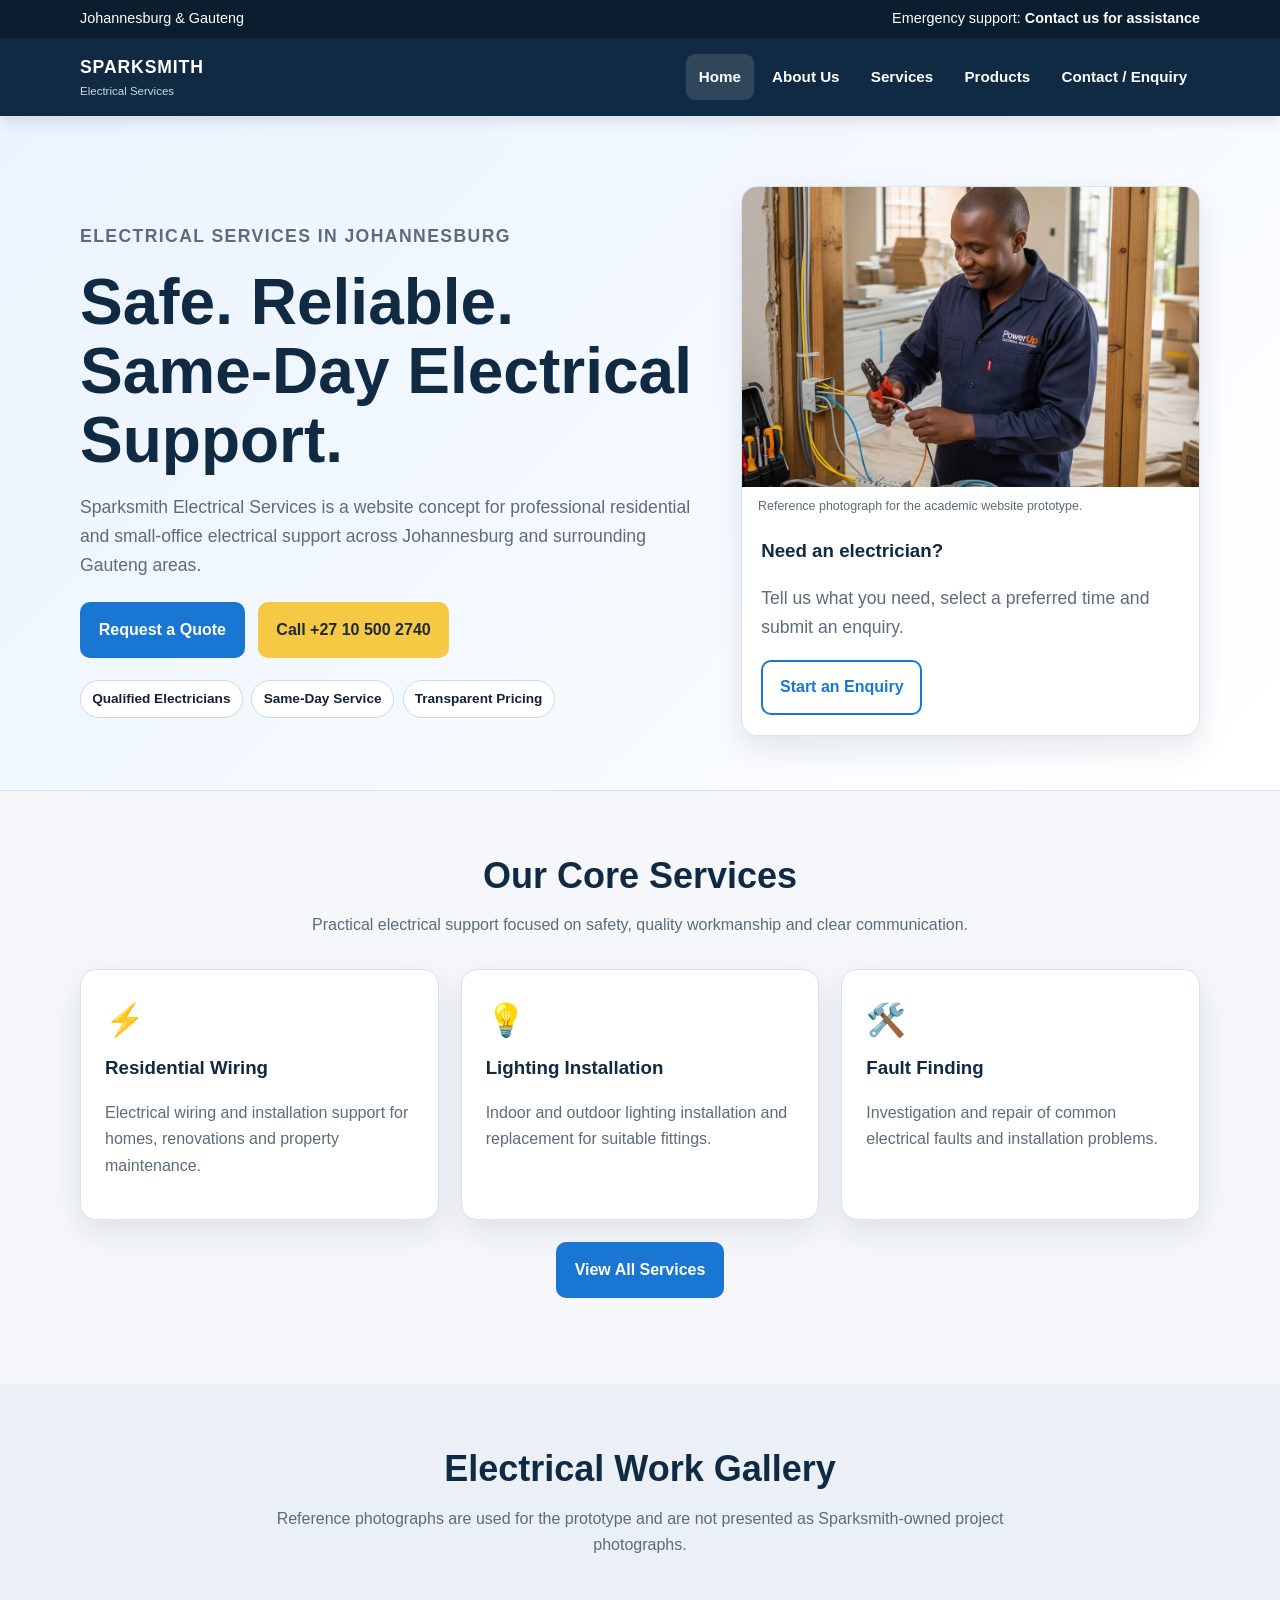
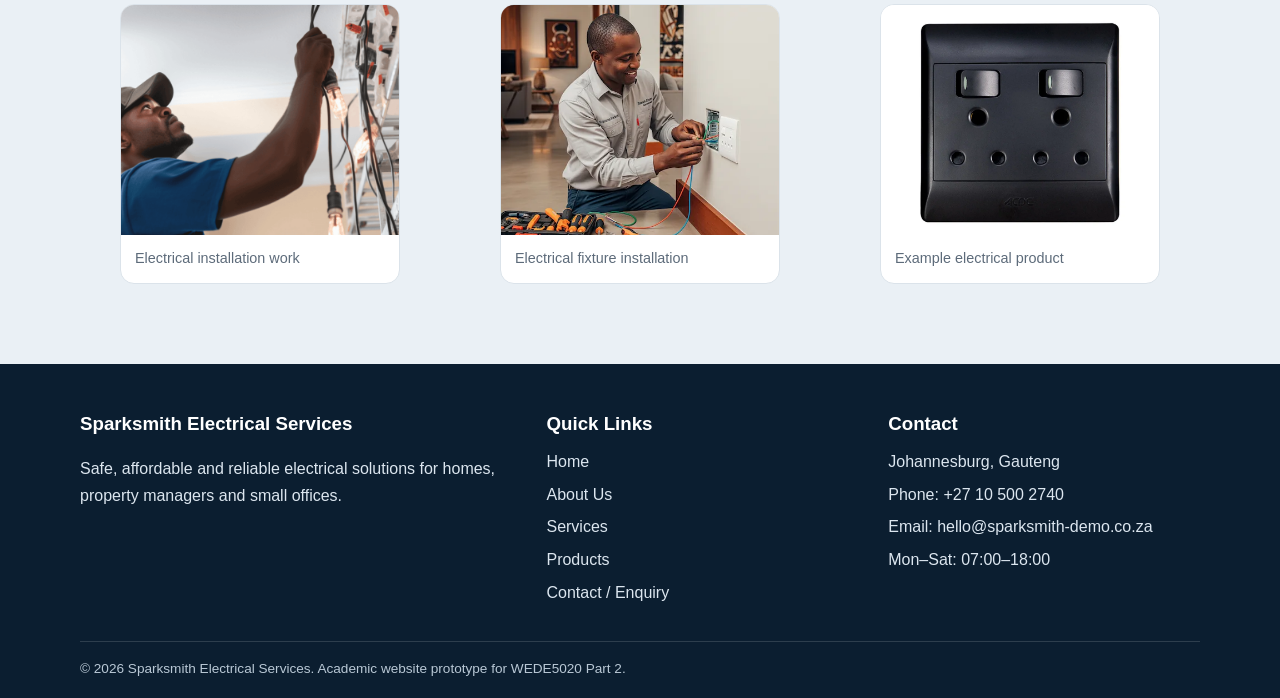
<file: Sparksmith_WEDE5020_Part2/index.html>
<!DOCTYPE html>
<html lang="en">
<head>
<meta charset="UTF-8">
<meta name="viewport" content="width=device-width, initial-scale=1.0">
<meta name="description" content="Sparksmith Electrical Services: safe and reliable electrical support in Johannesburg and Gauteng.">
<title>Home | Sparksmith Electrical Services</title>
<link rel="stylesheet" href="css/styles.css">
</head>
<body>
<div class="topbar"><div class="container"><span>Johannesburg & Gauteng</span><span>Emergency support: <strong>Contact us for assistance</strong></span></div></div>
<header class="site-header"><div class="container nav">
<a class="logo" href="index.html">SPARKSMITH<span>Electrical Services</span></a>
<nav aria-label="Main navigation"><ul class="nav-links">
<li><a class="active" href="index.html">Home</a></li>
<li><a class="" href="about.html">About Us</a></li>
<li><a class="" href="services.html">Services</a></li>
<li><a class="" href="products.html">Products</a></li>
<li><a class="" href="contact.html">Contact / Enquiry</a></li>
</ul></nav></div></header>
<main>
<section class="hero"><div class="container hero-grid">
<div><p class="eyebrow">Electrical services in Johannesburg</p>
<h1>Safe. Reliable. Same-Day Electrical Support.</h1>
<p>Sparksmith Electrical Services is a website concept for professional residential and small-office electrical support across Johannesburg and surrounding Gauteng areas.</p>
<div class="actions"><a class="btn btn-primary" href="contact.html#enquiry">Request a Quote</a><a class="btn btn-secondary" href="tel:+27105002740">Call +27 10 500 2740</a></div>
<div class="badges"><span class="badge">Qualified Electricians</span><span class="badge">Same-Day Service</span><span class="badge">Transparent Pricing</span></div>
</div>
<article class="hero-card"><img src="images/gallery/electrical-installation.webp" alt="Electrician carrying out an electrical installation">
<div class="photo-caption">Reference photograph for the academic website prototype.</div><div class="card-body"><h3>Need an electrician?</h3><p>Tell us what you need, select a preferred time and submit an enquiry.</p><a class="btn btn-outline" href="contact.html#enquiry">Start an Enquiry</a></div></article>
</div></section>
<section class="section"><div class="container"><div class="section-title"><h2>Our Core Services</h2><p>Practical electrical support focused on safety, quality workmanship and clear communication.</p></div>
<div class="grid-3"><article class="card"><div class="icon">⚡</div><h3>Residential Wiring</h3><p>Electrical wiring and installation support for homes, renovations and property maintenance.</p></article>
<article class="card"><div class="icon">💡</div><h3>Lighting Installation</h3><p>Indoor and outdoor lighting installation and replacement for suitable fittings.</p></article>
<article class="card"><div class="icon">🛠️</div><h3>Fault Finding</h3><p>Investigation and repair of common electrical faults and installation problems.</p></article></div>
<div class="actions" style="justify-content:center"><a class="btn btn-primary" href="services.html">View All Services</a></div>
</div></section>
<section class="section section-alt"><div class="container"><div class="section-title"><h2>Electrical Work Gallery</h2><p>Reference photographs are used for the prototype and are not presented as Sparksmith-owned project photographs.</p></div>
<div class="gallery-grid"><figure class="gallery-card"><img src="images/gallery/electrician-installation.png" alt="Electrician working on a building installation"><figcaption>Electrical installation work</figcaption></figure>
<figure class="gallery-card"><img src="images/gallery/fixture-installation.webp" alt="Electrician installing an electrical fixture"><figcaption>Electrical fixture installation</figcaption></figure>
<figure class="gallery-card"><img src="images/products/acdc-dual-socket.jpg" alt="Black dual switched electrical socket"><figcaption>Example electrical product</figcaption></figure></div></div></section>
</main>
<footer><div class="container footer-grid">
<div><h3>Sparksmith Electrical Services</h3><p>Safe, affordable and reliable electrical solutions for homes, property managers and small offices.</p></div>
<div><h3>Quick Links</h3><ul><li><a href="index.html">Home</a></li><li><a href="about.html">About Us</a></li><li><a href="services.html">Services</a></li><li><a href="products.html">Products</a></li><li><a href="contact.html#enquiry">Contact / Enquiry</a></li></ul></div>
<div><h3>Contact</h3><ul><li>Johannesburg, Gauteng</li><li>Phone: +27 10 500 2740</li><li>Email: hello@sparksmith-demo.co.za</li><li>Mon–Sat: 07:00–18:00</li></ul></div>
</div><div class="container copyright">© 2026 Sparksmith Electrical Services. Academic website prototype for WEDE5020 Part 2.</div></footer>
</body>
</html>
</file>
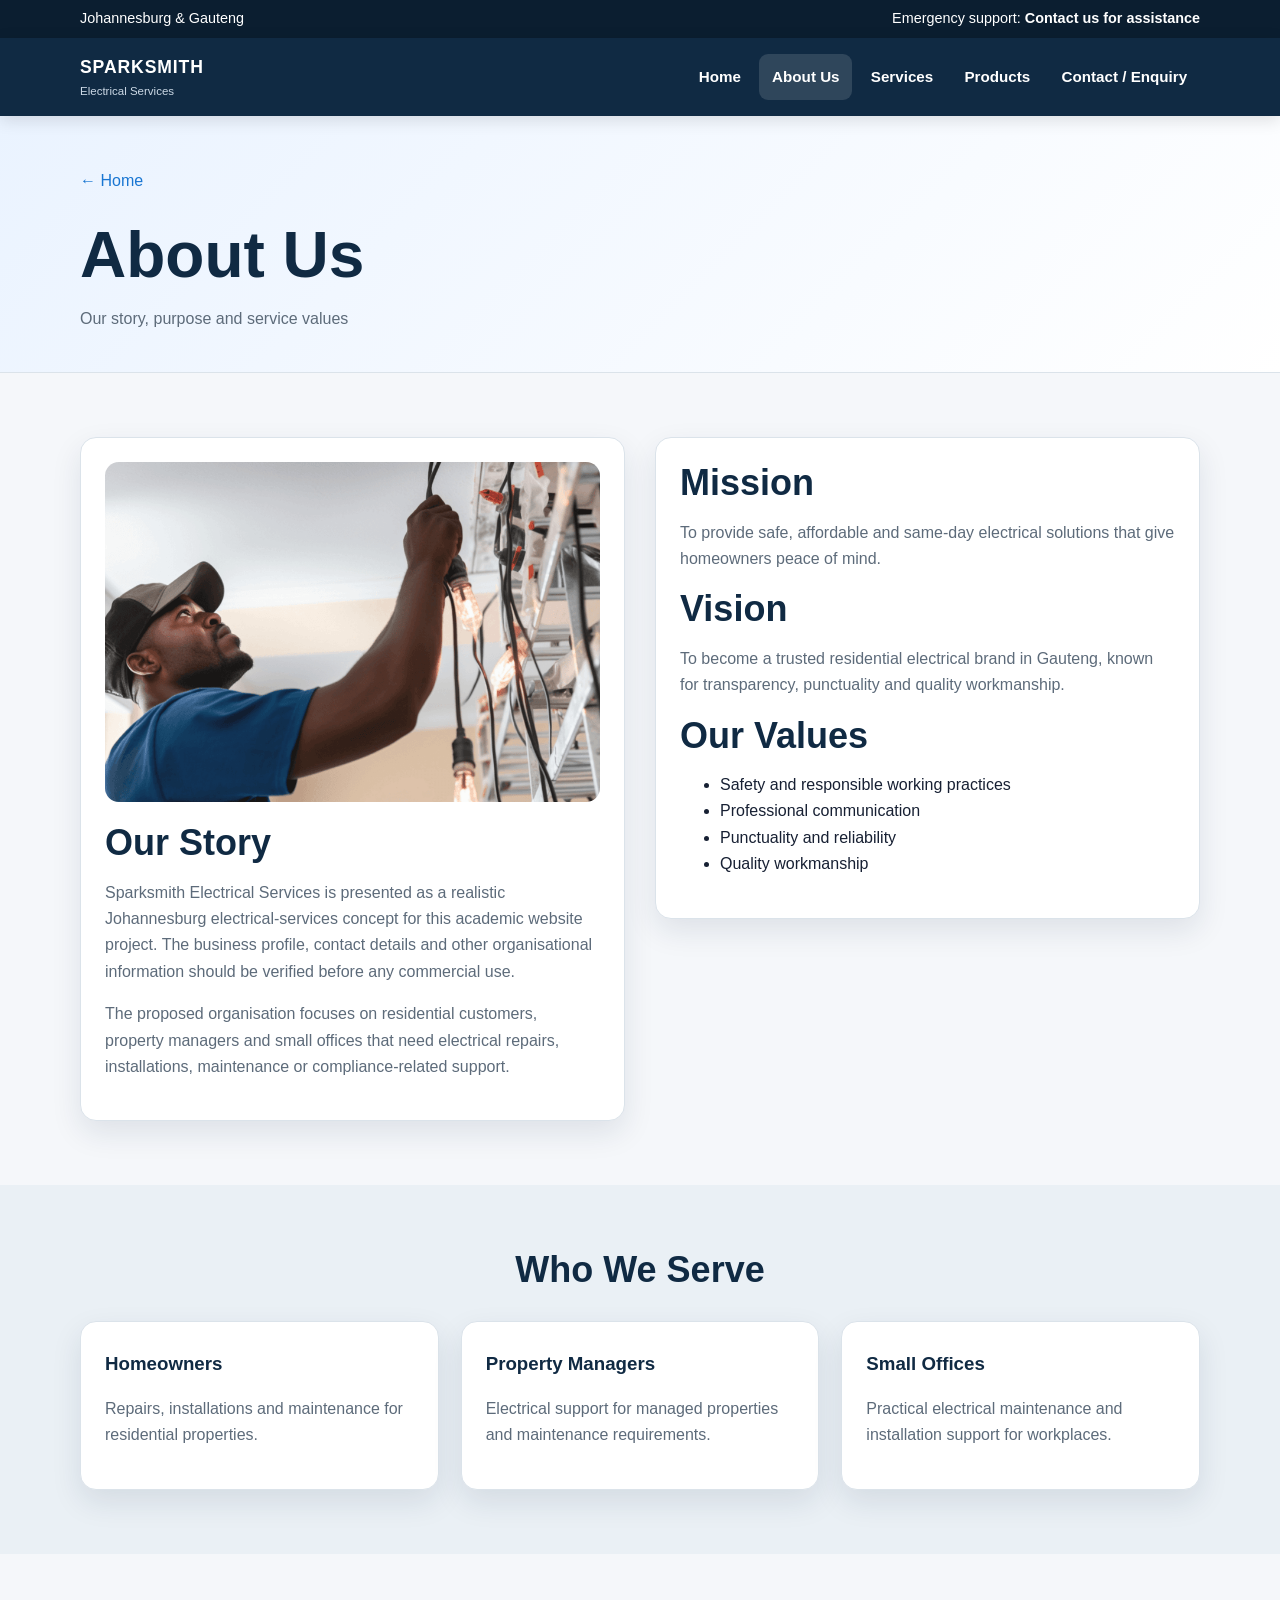
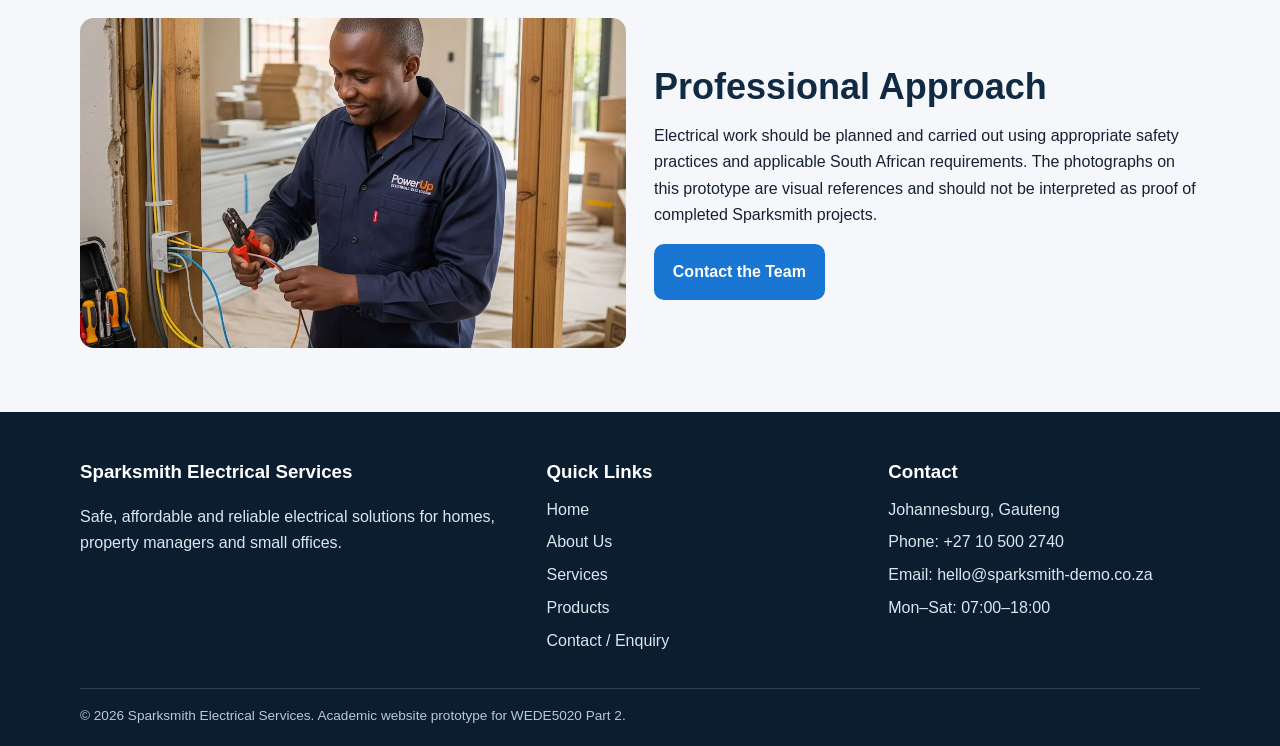
<file: Sparksmith_WEDE5020_Part2/about.html>
<!DOCTYPE html>
<html lang="en">
<head>
<meta charset="UTF-8">
<meta name="viewport" content="width=device-width, initial-scale=1.0">
<meta name="description" content="Learn about the Sparksmith Electrical Services website concept, mission, values and target customers.">
<title>About Us | Sparksmith Electrical Services</title>
<link rel="stylesheet" href="css/styles.css">
</head>
<body>
<div class="topbar"><div class="container"><span>Johannesburg & Gauteng</span><span>Emergency support: <strong>Contact us for assistance</strong></span></div></div>
<header class="site-header"><div class="container nav">
<a class="logo" href="index.html">SPARKSMITH<span>Electrical Services</span></a>
<nav aria-label="Main navigation"><ul class="nav-links">
<li><a class="" href="index.html">Home</a></li>
<li><a class="active" href="about.html">About Us</a></li>
<li><a class="" href="services.html">Services</a></li>
<li><a class="" href="products.html">Products</a></li>
<li><a class="" href="contact.html">Contact / Enquiry</a></li>
</ul></nav></div></header>
<main>
<section class="page-hero"><div class="container"><a class="back-link" href="index.html">← Home</a><h1>About Us</h1><p class="breadcrumb">Our story, purpose and service values</p></div></section>
<section class="section"><div class="container profile">
<div class="card"><img class="about-photo" src="images/gallery/electrician-installation.png" alt="Electrician working inside a building"><h2>Our Story</h2><p>Sparksmith Electrical Services is presented as a realistic Johannesburg electrical-services concept for this academic website project. The business profile, contact details and other organisational information should be verified before any commercial use.</p><p>The proposed organisation focuses on residential customers, property managers and small offices that need electrical repairs, installations, maintenance or compliance-related support.</p></div>
<div class="card"><h2>Mission</h2><p>To provide safe, affordable and same-day electrical solutions that give homeowners peace of mind.</p><h2>Vision</h2><p>To become a trusted residential electrical brand in Gauteng, known for transparency, punctuality and quality workmanship.</p><h2>Our Values</h2><ul><li>Safety and responsible working practices</li><li>Professional communication</li><li>Punctuality and reliability</li><li>Quality workmanship</li></ul></div>
</div></section>
<section class="section section-alt"><div class="container"><div class="section-title"><h2>Who We Serve</h2></div><div class="grid-3">
<article class="card"><h3>Homeowners</h3><p>Repairs, installations and maintenance for residential properties.</p></article>
<article class="card"><h3>Property Managers</h3><p>Electrical support for managed properties and maintenance requirements.</p></article>
<article class="card"><h3>Small Offices</h3><p>Practical electrical maintenance and installation support for workplaces.</p></article></div></div></section>
<section class="section"><div class="container image-feature"><img src="images/gallery/electrical-installation.webp" alt="Electrical wiring installation inside a building"><div><h2>Professional Approach</h2><p>Electrical work should be planned and carried out using appropriate safety practices and applicable South African requirements. The photographs on this prototype are visual references and should not be interpreted as proof of completed Sparksmith projects.</p><a class="btn btn-primary" href="contact.html#enquiry">Contact the Team</a></div></div></section>
</main>
<footer><div class="container footer-grid">
<div><h3>Sparksmith Electrical Services</h3><p>Safe, affordable and reliable electrical solutions for homes, property managers and small offices.</p></div>
<div><h3>Quick Links</h3><ul><li><a href="index.html">Home</a></li><li><a href="about.html">About Us</a></li><li><a href="services.html">Services</a></li><li><a href="products.html">Products</a></li><li><a href="contact.html#enquiry">Contact / Enquiry</a></li></ul></div>
<div><h3>Contact</h3><ul><li>Johannesburg, Gauteng</li><li>Phone: +27 10 500 2740</li><li>Email: hello@sparksmith-demo.co.za</li><li>Mon–Sat: 07:00–18:00</li></ul></div>
</div><div class="container copyright">© 2026 Sparksmith Electrical Services. Academic website prototype for WEDE5020 Part 2.</div></footer>
</body>
</html>
</file>
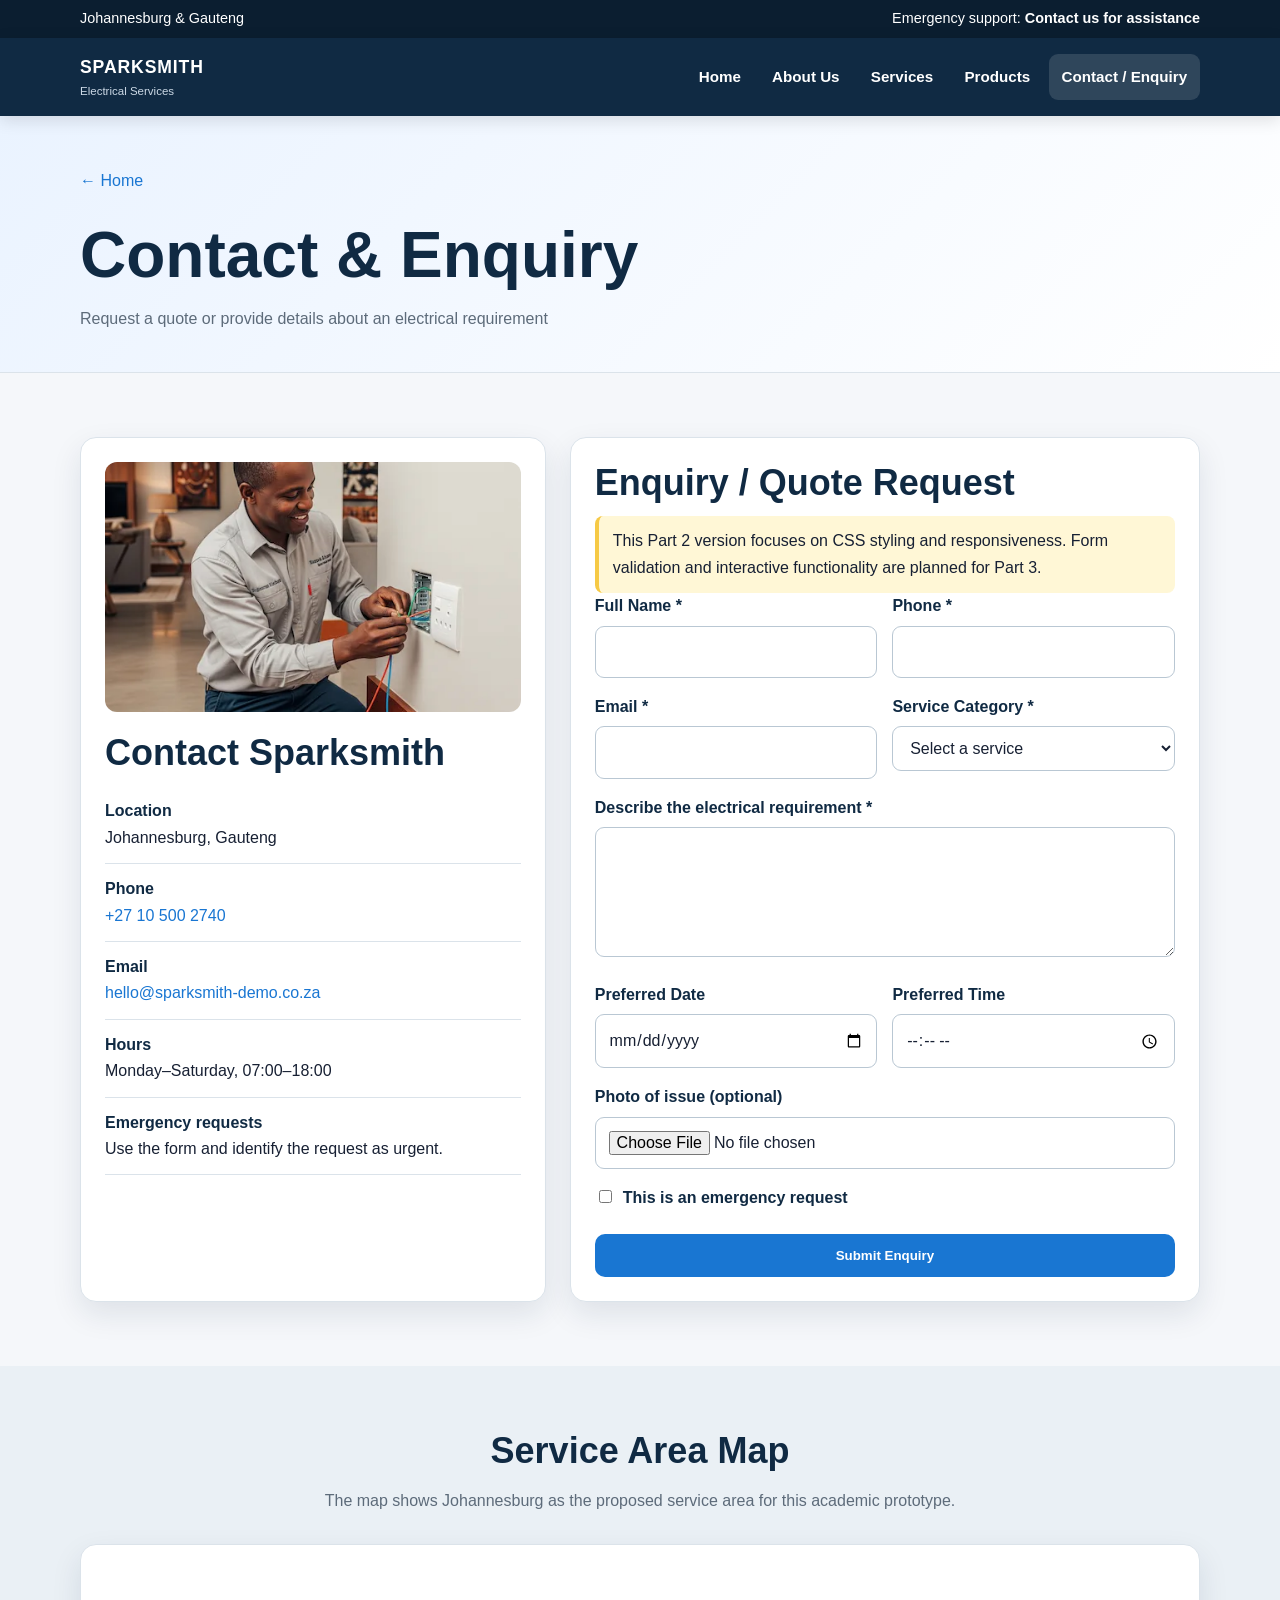
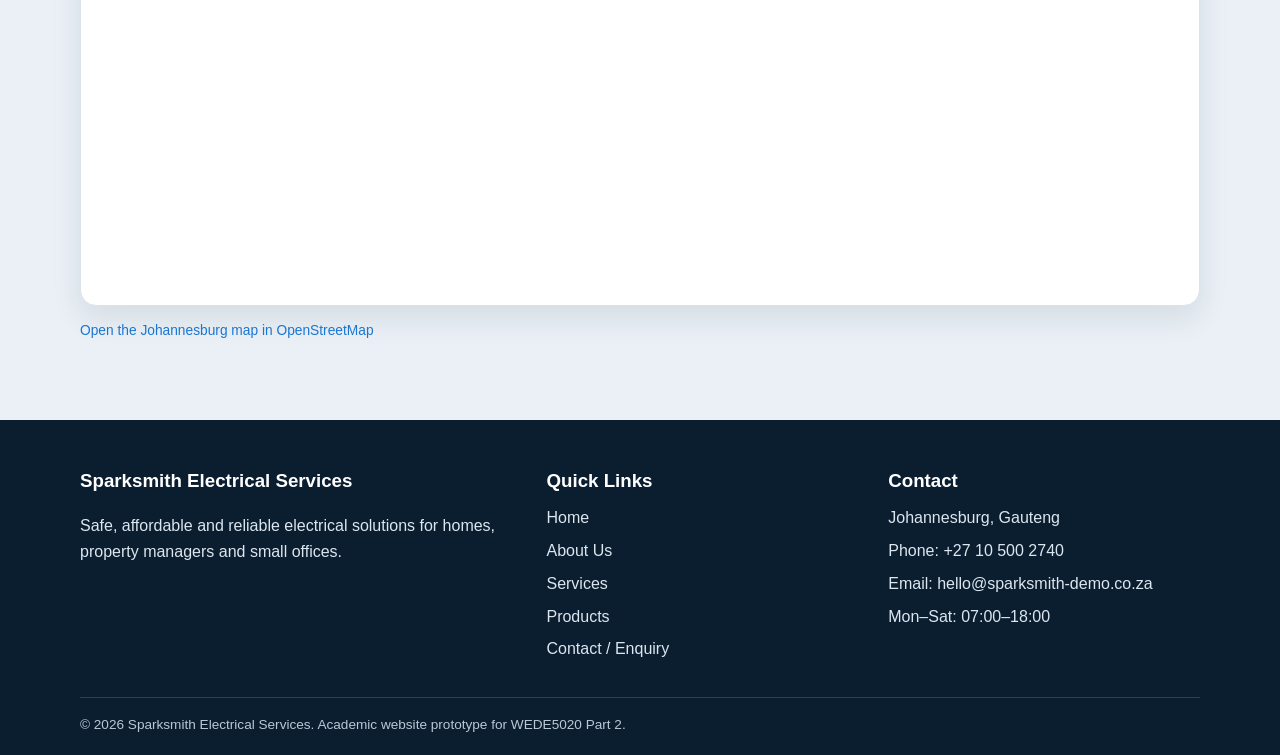
<file: Sparksmith_WEDE5020_Part2/contact.html>
<!DOCTYPE html>
<html lang="en">
<head>
<meta charset="UTF-8">
<meta name="viewport" content="width=device-width, initial-scale=1.0">
<meta name="description" content="Contact Sparksmith Electrical Services or submit an electrical service enquiry.">
<title>Contact & Enquiry | Sparksmith Electrical Services</title>
<link rel="stylesheet" href="css/styles.css">
</head>
<body>
<div class="topbar"><div class="container"><span>Johannesburg & Gauteng</span><span>Emergency support: <strong>Contact us for assistance</strong></span></div></div>
<header class="site-header"><div class="container nav">
<a class="logo" href="index.html">SPARKSMITH<span>Electrical Services</span></a>
<nav aria-label="Main navigation"><ul class="nav-links">
<li><a class="" href="index.html">Home</a></li>
<li><a class="" href="about.html">About Us</a></li>
<li><a class="" href="services.html">Services</a></li>
<li><a class="" href="products.html">Products</a></li>
<li><a class="active" href="contact.html">Contact / Enquiry</a></li>
</ul></nav></div></header>
<main>
<section class="page-hero"><div class="container"><a class="back-link" href="index.html">← Home</a><h1>Contact & Enquiry</h1><p class="breadcrumb">Request a quote or provide details about an electrical requirement</p></div></section>
<section class="section" id="enquiry"><div class="container contact-grid">
<div class="card"><img class="contact-photo" src="images/gallery/fixture-installation.webp" alt="Electrician installing a wall electrical fixture"><h2>Contact Sparksmith</h2>
<div class="contact-item"><strong>Location</strong>Johannesburg, Gauteng</div>
<div class="contact-item"><strong>Phone</strong><a href="tel:+27105002740">+27 10 500 2740</a></div>
<div class="contact-item"><strong>Email</strong><a href="mailto:hello@sparksmith-demo.co.za">hello@sparksmith-demo.co.za</a></div>
<div class="contact-item"><strong>Hours</strong>Monday–Saturday, 07:00–18:00</div>
<div class="contact-item"><strong>Emergency requests</strong>Use the form and identify the request as urgent.</div>
</div>
<div class="card"><h2>Enquiry / Quote Request</h2><div class="notice">This Part 2 version focuses on CSS styling and responsiveness. Form validation and interactive functionality are planned for Part 3.</div>
<form action="#" method="post" enctype="multipart/form-data">
<div class="form-grid"><div><label for="name">Full Name *</label><input id="name" name="name" required></div><div><label for="phone">Phone *</label><input id="phone" name="phone" type="tel" required></div></div>
<div class="form-grid"><div><label for="email">Email *</label><input id="email" name="email" type="email" required></div><div><label for="service">Service Category *</label><select id="service" name="service" required><option value="">Select a service</option><option>Residential Wiring</option><option>Lighting Installation</option><option>Fault-Finding & Repairs</option><option>Electrical Compliance</option><option>Emergency Electrical Support</option><option>Small Office Maintenance</option></select></div></div>
<div><label for="description">Describe the electrical requirement *</label><textarea id="description" name="description" required></textarea></div>
<div class="form-grid"><div><label for="date">Preferred Date</label><input id="date" name="date" type="date"></div><div><label for="time">Preferred Time</label><input id="time" name="time" type="time"></div></div>
<div><label for="photo">Photo of issue (optional)</label><input id="photo" name="photo" type="file" accept="image/*"></div>
<div><label><input type="checkbox" name="emergency" style="width:auto;margin-right:.4rem"> This is an emergency request</label></div>
<button class="btn btn-primary" type="submit">Submit Enquiry</button>
</form></div></div></section>
<section class="section section-alt"><div class="container"><div class="section-title"><h2>Service Area Map</h2><p>The map shows Johannesburg as the proposed service area for this academic prototype.</p></div>
<div class="map-wrap"><iframe title="Johannesburg service area map" src="https://www.openstreetmap.org/export/embed.html?bbox=28.00%2C-26.30%2C28.20%2C-26.10&amp;layer=mapnik" loading="lazy"></iframe></div>
<p class="small"><a href="https://www.openstreetmap.org/?mlat=-26.2041&amp;mlon=28.0473#map=12/-26.2041/28.0473" target="_blank" rel="noopener">Open the Johannesburg map in OpenStreetMap</a></p></div></section>
</main>
<footer><div class="container footer-grid">
<div><h3>Sparksmith Electrical Services</h3><p>Safe, affordable and reliable electrical solutions for homes, property managers and small offices.</p></div>
<div><h3>Quick Links</h3><ul><li><a href="index.html">Home</a></li><li><a href="about.html">About Us</a></li><li><a href="services.html">Services</a></li><li><a href="products.html">Products</a></li><li><a href="contact.html#enquiry">Contact / Enquiry</a></li></ul></div>
<div><h3>Contact</h3><ul><li>Johannesburg, Gauteng</li><li>Phone: +27 10 500 2740</li><li>Email: hello@sparksmith-demo.co.za</li><li>Mon–Sat: 07:00–18:00</li></ul></div>
</div><div class="container copyright">© 2026 Sparksmith Electrical Services. Academic website prototype for WEDE5020 Part 2.</div></footer>
</body>
</html>
</file>
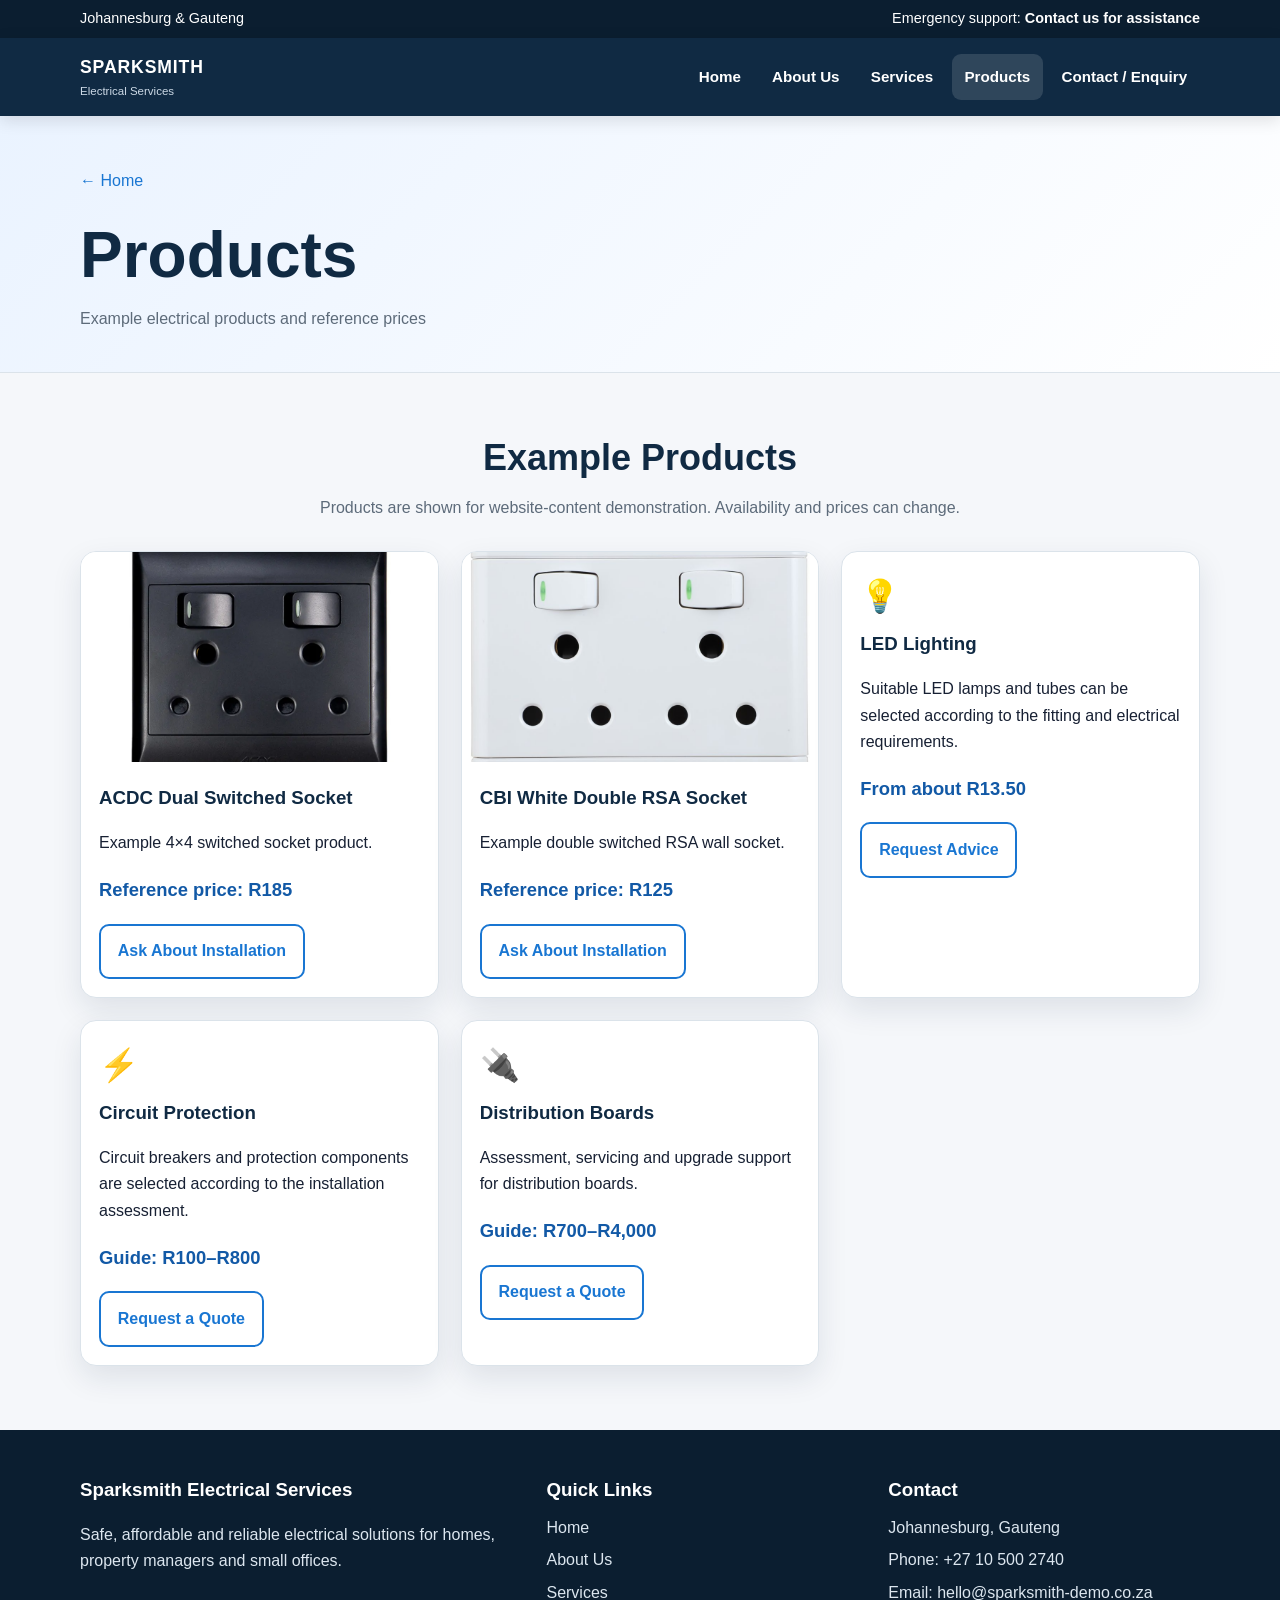
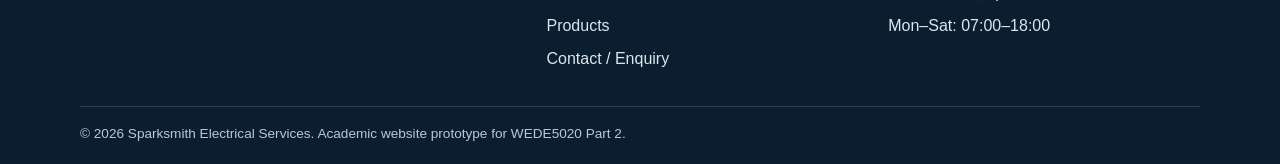
<file: Sparksmith_WEDE5020_Part2/products.html>
<!DOCTYPE html>
<html lang="en">
<head>
<meta charset="UTF-8">
<meta name="viewport" content="width=device-width, initial-scale=1.0">
<meta name="description" content="Example electrical products and indicative reference prices for the Sparksmith website prototype.">
<title>Products | Sparksmith Electrical Services</title>
<link rel="stylesheet" href="css/styles.css">
</head>
<body>
<div class="topbar"><div class="container"><span>Johannesburg & Gauteng</span><span>Emergency support: <strong>Contact us for assistance</strong></span></div></div>
<header class="site-header"><div class="container nav">
<a class="logo" href="index.html">SPARKSMITH<span>Electrical Services</span></a>
<nav aria-label="Main navigation"><ul class="nav-links">
<li><a class="" href="index.html">Home</a></li>
<li><a class="" href="about.html">About Us</a></li>
<li><a class="" href="services.html">Services</a></li>
<li><a class="active" href="products.html">Products</a></li>
<li><a class="" href="contact.html">Contact / Enquiry</a></li>
</ul></nav></div></header>
<main>
<section class="page-hero"><div class="container"><a class="back-link" href="index.html">← Home</a><h1>Products</h1><p class="breadcrumb">Example electrical products and reference prices</p></div></section>
<section class="section"><div class="container"><div class="section-title"><h2>Example Products</h2><p>Products are shown for website-content demonstration. Availability and prices can change.</p></div>
<div class="products-grid">
<article class="product-card"><img src="images/products/acdc-dual-socket.jpg" alt="ACDC black dual switched socket"><div class="product-body"><h3>ACDC Dual Switched Socket</h3><p>Example 4×4 switched socket product.</p><p class="price-note">Reference price: R185</p><a class="btn btn-outline" href="contact.html#enquiry">Ask About Installation</a></div></article>
<article class="product-card"><img src="images/products/cbi-white-double-socket.jpg" alt="CBI white double RSA wall socket"><div class="product-body"><h3>CBI White Double RSA Socket</h3><p>Example double switched RSA wall socket.</p><p class="price-note">Reference price: R125</p><a class="btn btn-outline" href="contact.html#enquiry">Ask About Installation</a></div></article>
<article class="product-card"><div class="product-body"><div class="icon">💡</div><h3>LED Lighting</h3><p>Suitable LED lamps and tubes can be selected according to the fitting and electrical requirements.</p><p class="price-note">From about R13.50</p><a class="btn btn-outline" href="contact.html#enquiry">Request Advice</a></div></article>
<article class="product-card"><div class="product-body"><div class="icon">⚡</div><h3>Circuit Protection</h3><p>Circuit breakers and protection components are selected according to the installation assessment.</p><p class="price-note">Guide: R100–R800</p><a class="btn btn-outline" href="contact.html#enquiry">Request a Quote</a></div></article>
<article class="product-card"><div class="product-body"><div class="icon">🔌</div><h3>Distribution Boards</h3><p>Assessment, servicing and upgrade support for distribution boards.</p><p class="price-note">Guide: R700–R4,000</p><a class="btn btn-outline" href="contact.html#enquiry">Request a Quote</a></div></article>
</div></div></section>
</main>
<footer><div class="container footer-grid">
<div><h3>Sparksmith Electrical Services</h3><p>Safe, affordable and reliable electrical solutions for homes, property managers and small offices.</p></div>
<div><h3>Quick Links</h3><ul><li><a href="index.html">Home</a></li><li><a href="about.html">About Us</a></li><li><a href="services.html">Services</a></li><li><a href="products.html">Products</a></li><li><a href="contact.html#enquiry">Contact / Enquiry</a></li></ul></div>
<div><h3>Contact</h3><ul><li>Johannesburg, Gauteng</li><li>Phone: +27 10 500 2740</li><li>Email: hello@sparksmith-demo.co.za</li><li>Mon–Sat: 07:00–18:00</li></ul></div>
</div><div class="container copyright">© 2026 Sparksmith Electrical Services. Academic website prototype for WEDE5020 Part 2.</div></footer>
</body>
</html>
</file>
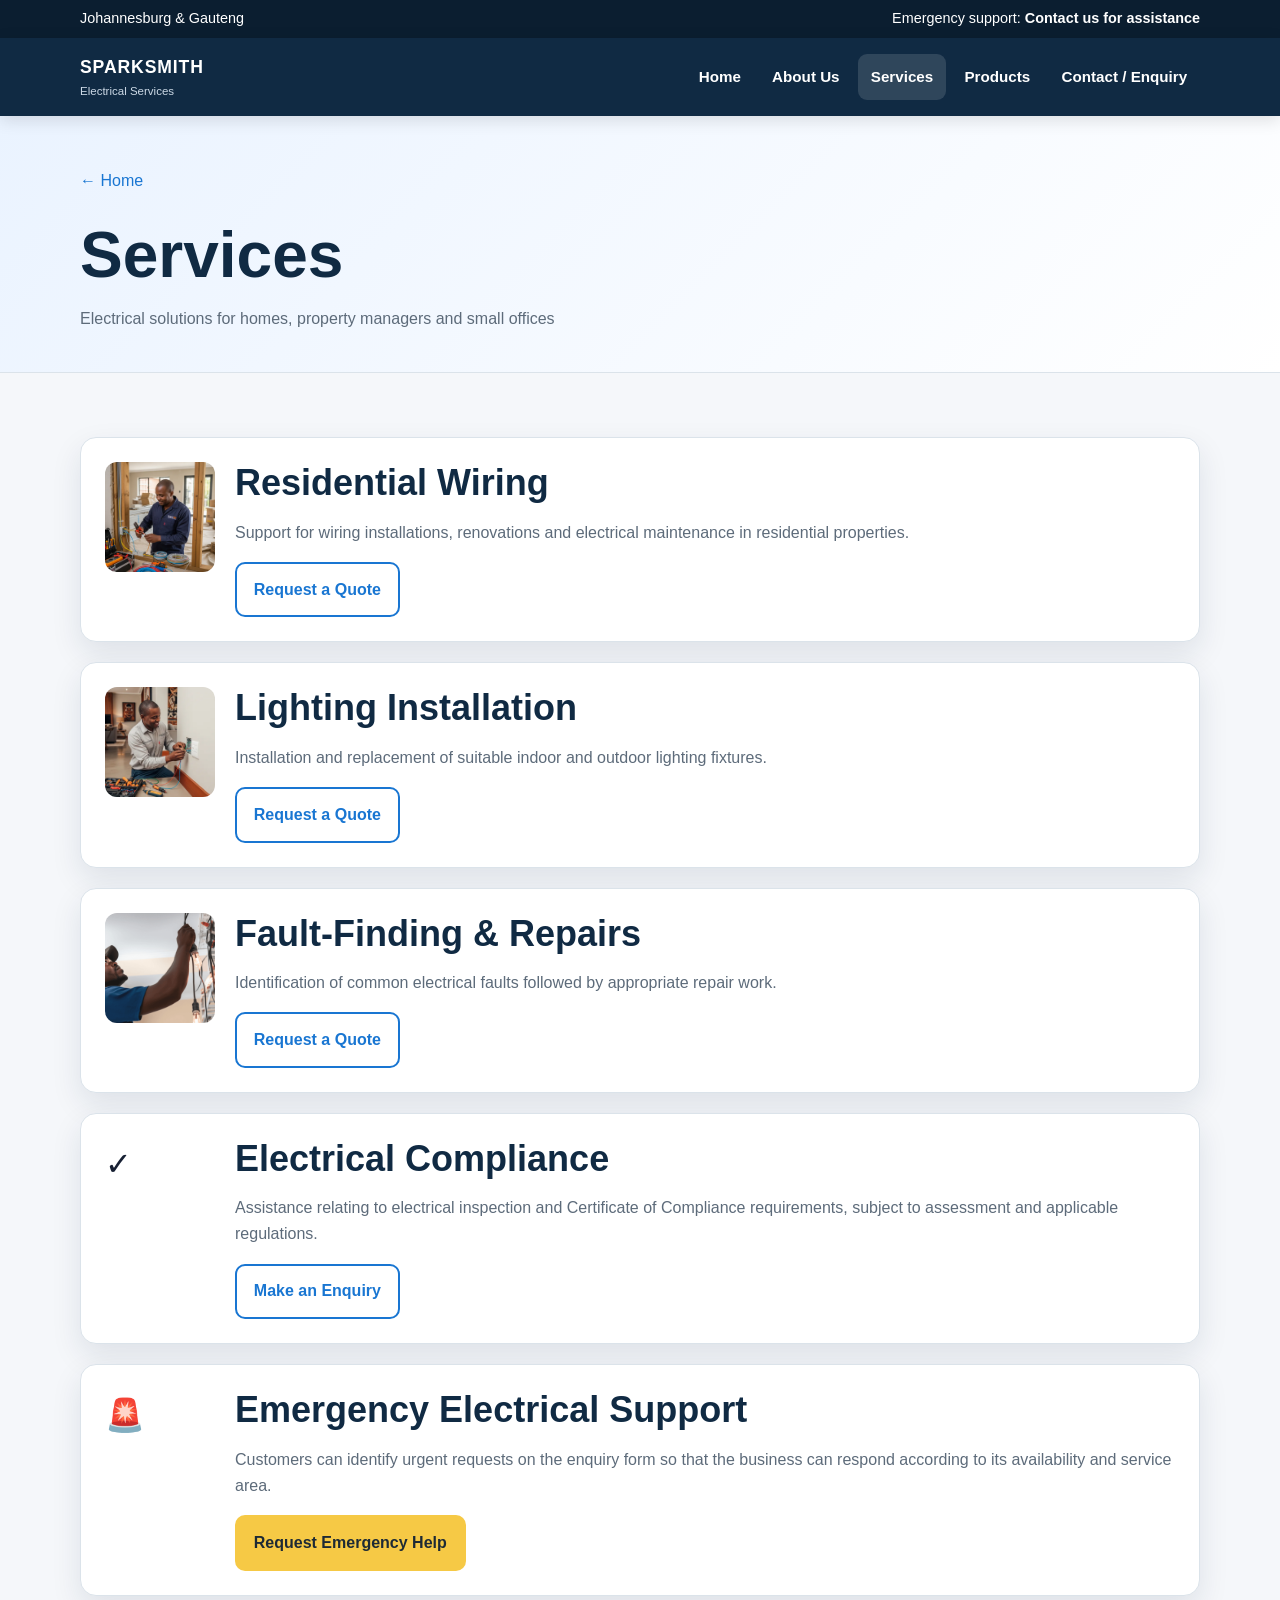
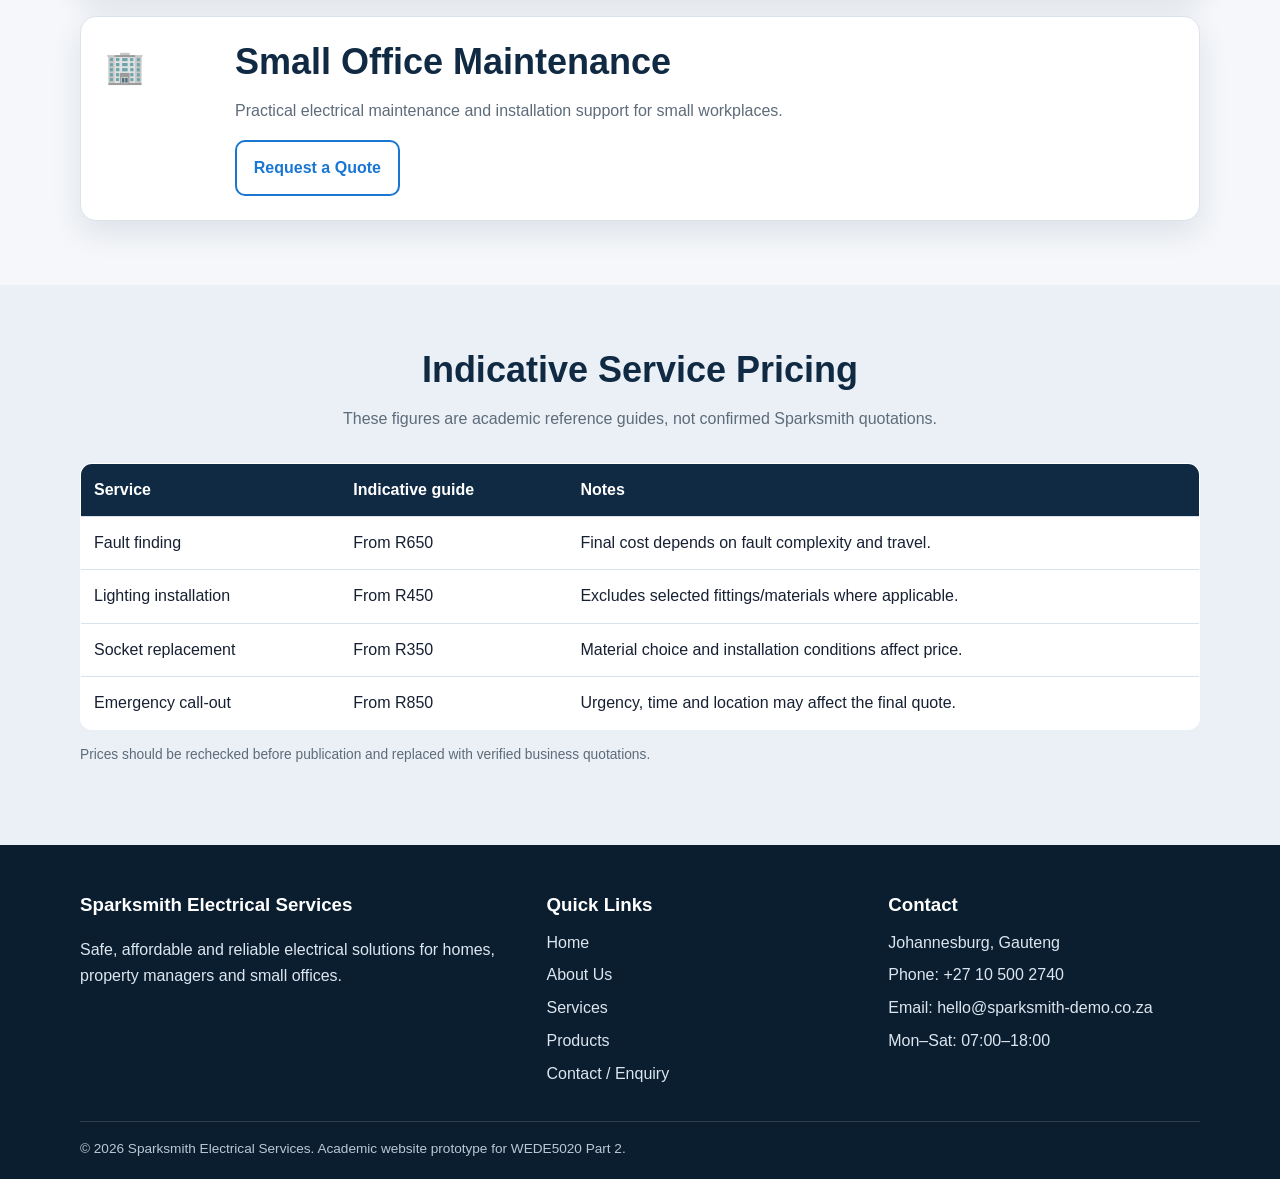
<file: Sparksmith_WEDE5020_Part2/services.html>
<!DOCTYPE html>
<html lang="en">
<head>
<meta charset="UTF-8">
<meta name="viewport" content="width=device-width, initial-scale=1.0">
<meta name="description" content="Residential wiring, lighting, fault finding, compliance support, emergency support and small-office electrical services.">
<title>Services | Sparksmith Electrical Services</title>
<link rel="stylesheet" href="css/styles.css">
</head>
<body>
<div class="topbar"><div class="container"><span>Johannesburg & Gauteng</span><span>Emergency support: <strong>Contact us for assistance</strong></span></div></div>
<header class="site-header"><div class="container nav">
<a class="logo" href="index.html">SPARKSMITH<span>Electrical Services</span></a>
<nav aria-label="Main navigation"><ul class="nav-links">
<li><a class="" href="index.html">Home</a></li>
<li><a class="" href="about.html">About Us</a></li>
<li><a class="active" href="services.html">Services</a></li>
<li><a class="" href="products.html">Products</a></li>
<li><a class="" href="contact.html">Contact / Enquiry</a></li>
</ul></nav></div></header>
<main>
<section class="page-hero"><div class="container"><a class="back-link" href="index.html">← Home</a><h1>Services</h1><p class="breadcrumb">Electrical solutions for homes, property managers and small offices</p></div></section>
<section class="section"><div class="container"><div class="service-list">
<article class="card service-card"><img src="images/gallery/electrical-installation.webp" alt="Electrical installation work"><div><h2>Residential Wiring</h2><p>Support for wiring installations, renovations and electrical maintenance in residential properties.</p><a class="btn btn-outline" href="contact.html#enquiry">Request a Quote</a></div></article>
<article class="card service-card"><img src="images/gallery/fixture-installation.webp" alt="Electrical fixture installation"><div><h2>Lighting Installation</h2><p>Installation and replacement of suitable indoor and outdoor lighting fixtures.</p><a class="btn btn-outline" href="contact.html#enquiry">Request a Quote</a></div></article>
<article class="card service-card"><img src="images/gallery/electrician-installation.png" alt="Electrician working on an installation"><div><h2>Fault-Finding & Repairs</h2><p>Identification of common electrical faults followed by appropriate repair work.</p><a class="btn btn-outline" href="contact.html#enquiry">Request a Quote</a></div></article>
<article class="card service-card"><div class="icon">✓</div><div><h2>Electrical Compliance</h2><p>Assistance relating to electrical inspection and Certificate of Compliance requirements, subject to assessment and applicable regulations.</p><a class="btn btn-outline" href="contact.html#enquiry">Make an Enquiry</a></div></article>
<article class="card service-card"><div class="icon">🚨</div><div><h2>Emergency Electrical Support</h2><p>Customers can identify urgent requests on the enquiry form so that the business can respond according to its availability and service area.</p><a class="btn btn-secondary" href="contact.html#enquiry">Request Emergency Help</a></div></article>
<article class="card service-card"><div class="icon">🏢</div><div><h2>Small Office Maintenance</h2><p>Practical electrical maintenance and installation support for small workplaces.</p><a class="btn btn-outline" href="contact.html#enquiry">Request a Quote</a></div></article>
</div></div></section>
<section class="section section-alt"><div class="container"><div class="section-title"><h2>Indicative Service Pricing</h2><p>These figures are academic reference guides, not confirmed Sparksmith quotations.</p></div>
<table class="price-table"><thead><tr><th>Service</th><th>Indicative guide</th><th>Notes</th></tr></thead><tbody>
<tr><td>Fault finding</td><td>From R650</td><td>Final cost depends on fault complexity and travel.</td></tr>
<tr><td>Lighting installation</td><td>From R450</td><td>Excludes selected fittings/materials where applicable.</td></tr>
<tr><td>Socket replacement</td><td>From R350</td><td>Material choice and installation conditions affect price.</td></tr>
<tr><td>Emergency call-out</td><td>From R850</td><td>Urgency, time and location may affect the final quote.</td></tr>
</tbody></table><p class="small">Prices should be rechecked before publication and replaced with verified business quotations.</p></div></section>
</main>
<footer><div class="container footer-grid">
<div><h3>Sparksmith Electrical Services</h3><p>Safe, affordable and reliable electrical solutions for homes, property managers and small offices.</p></div>
<div><h3>Quick Links</h3><ul><li><a href="index.html">Home</a></li><li><a href="about.html">About Us</a></li><li><a href="services.html">Services</a></li><li><a href="products.html">Products</a></li><li><a href="contact.html#enquiry">Contact / Enquiry</a></li></ul></div>
<div><h3>Contact</h3><ul><li>Johannesburg, Gauteng</li><li>Phone: +27 10 500 2740</li><li>Email: hello@sparksmith-demo.co.za</li><li>Mon–Sat: 07:00–18:00</li></ul></div>
</div><div class="container copyright">© 2026 Sparksmith Electrical Services. Academic website prototype for WEDE5020 Part 2.</div></footer>
</body>
</html>
</file>
<file: Sparksmith_WEDE5020_Part2/css/styles.css>
:root{
  --navy:#102a43;
  --blue:#1976d2;
  --blue-dark:#1259a6;
  --yellow:#f6c945;
  --ink:#172033;
  --muted:#5d6b7a;
  --bg:#f5f7fa;
  --white:#ffffff;
  --line:#dbe3ea;
  --shadow:0 12px 30px rgba(16,42,67,.10);
  --radius:16px;
  --max:1120px;
}
*{box-sizing:border-box}
html{scroll-behavior:smooth}
body{
  margin:0;
  font-family:Arial,Helvetica,sans-serif;
  background:var(--bg);
  color:var(--ink);
  line-height:1.65;
}
img{max-width:100%;display:block}
a{color:var(--blue);text-decoration:none}
a:hover{text-decoration:underline}
.container{width:min(92%,var(--max));margin-inline:auto}
.topbar{
  background:#0b1e30;color:#fff;font-size:.9rem;
}
.topbar .container{
  min-height:38px;display:flex;justify-content:space-between;align-items:center;gap:1rem;
}
.site-header{
  background:var(--navy);color:#fff;position:sticky;top:0;z-index:20;
  box-shadow:0 4px 16px rgba(0,0,0,.12)
}
.nav{
  min-height:78px;display:flex;align-items:center;justify-content:space-between;gap:1rem;
}
.logo{color:#fff;font-weight:800;letter-spacing:.05em;font-size:1.1rem}
.logo span{display:block;color:#cbd8e5;font-size:.72rem;font-weight:500;letter-spacing:0}
.nav-links{
  list-style:none;margin:0;padding:0;display:flex;align-items:center;gap:.35rem;flex-wrap:wrap;
}
.nav-links a{
  color:#fff;padding:.65rem .8rem;border-radius:9px;display:block;font-weight:700;font-size:.95rem
}
.nav-links a:hover,.nav-links a.active{background:rgba(255,255,255,.13);text-decoration:none}
.hero{
  background:linear-gradient(135deg,#eaf3ff,#fff);
  padding:70px 0 54px;border-bottom:1px solid var(--line)
}
.hero-grid{display:grid;grid-template-columns:1.15fr .85fr;gap:40px;align-items:center}
.eyebrow{color:var(--blue-dark);font-weight:800;text-transform:uppercase;letter-spacing:.08em;font-size:.82rem}
h1{font-size:clamp(2.15rem,5vw,4rem);line-height:1.08;margin:.4rem 0 1rem;color:var(--navy)}
h2{font-size:clamp(1.65rem,3vw,2.25rem);line-height:1.15;margin:0 0 .8rem;color:var(--navy)}
h3{margin:.2rem 0 .55rem;color:var(--navy)}
.hero p{font-size:1.1rem;color:var(--muted);max-width:650px}
.actions{display:flex;gap:.8rem;flex-wrap:wrap;margin:1.4rem 0}
.btn{
  display:inline-block;border:2px solid transparent;border-radius:10px;padding:.78rem 1.05rem;
  font-weight:800;cursor:pointer;text-align:center
}
.btn:hover{text-decoration:none;transform:translateY(-1px)}
.btn-primary{background:var(--blue);color:#fff}
.btn-primary:hover{background:var(--blue-dark)}
.btn-secondary{background:var(--yellow);color:#1d2a35}
.btn-outline{background:#fff;color:var(--blue);border-color:var(--blue)}
.hero-card,.card,.product-card{
  background:#fff;border:1px solid var(--line);border-radius:var(--radius);box-shadow:var(--shadow)
}
.hero-card{overflow:hidden}
.hero-card img{width:100%;height:300px;object-fit:cover}
.photo-caption{font-size:.78rem;color:var(--muted);padding:.55rem 1rem 0}
.hero-card .card-body{padding:1rem 1.2rem 1.25rem}
.badges{display:flex;flex-wrap:wrap;gap:.55rem;margin-top:1rem}
.badge{
  background:#fff;border:1px solid #cdd9e5;border-radius:999px;padding:.42rem .7rem;
  font-size:.85rem;font-weight:700
}
.section{padding:64px 0}
.section-alt{background:#eaf0f5}
.section-title{text-align:center;max-width:760px;margin:0 auto 30px}
.section-title p{color:var(--muted)}
.grid-2{display:grid;grid-template-columns:repeat(2,1fr);gap:24px}
.grid-3{display:grid;grid-template-columns:repeat(3,1fr);gap:22px}
.card{padding:24px}
.card p{color:var(--muted)}
.icon{font-size:2rem;margin-bottom:.4rem}
.page-hero{padding:52px 0 40px;background:linear-gradient(135deg,#eaf3ff,#fff);border-bottom:1px solid var(--line)}
.breadcrumb{color:var(--muted);margin:0}
.profile{display:grid;grid-template-columns:1fr 1fr;gap:30px;align-items:start}
.about-photo{width:100%;height:340px;object-fit:cover;border-radius:14px;margin-bottom:20px}
.image-feature{display:grid;grid-template-columns:1fr 1fr;gap:28px;align-items:center}
.image-feature img{width:100%;height:330px;object-fit:cover;border-radius:14px}
.gallery-grid{display:grid;grid-template-columns:repeat(3,1fr);gap:20px}
.gallery-card{background:#fff;border:1px solid var(--line);border-radius:14px;overflow:hidden}
.gallery-card img{width:100%;height:230px;object-fit:cover}
.gallery-card figcaption{padding:12px 14px;color:var(--muted);font-size:.9rem}
.service-list{display:grid;gap:20px}
.service-card{display:grid;grid-template-columns:110px 1fr;gap:20px;align-items:start}
.service-card img{width:110px;height:110px;object-fit:cover;border-radius:12px}
.price-table{width:100%;border-collapse:collapse;background:#fff;border:1px solid var(--line);border-radius:12px;overflow:hidden}
.price-table th,.price-table td{padding:13px;border-bottom:1px solid var(--line);text-align:left}
.price-table th{background:var(--navy);color:#fff}
.small{font-size:.86rem;color:var(--muted)}
.products-grid{display:grid;grid-template-columns:repeat(3,1fr);gap:22px}
.product-card{overflow:hidden}
.product-card img{height:210px;width:100%;object-fit:cover}
.product-body{padding:18px}
.price-note{font-size:1.15rem;font-weight:800;color:var(--blue-dark)}
.contact-grid{display:grid;grid-template-columns:.85fr 1.15fr;gap:24px}
.contact-photo{width:100%;height:250px;object-fit:cover;border-radius:12px;margin-bottom:20px}
.contact-item{padding:12px 0;border-bottom:1px solid var(--line)}
.contact-item strong{display:block;color:var(--navy)}
form{display:grid;gap:16px}
.form-grid{display:grid;grid-template-columns:1fr 1fr;gap:15px}
label{font-weight:700;color:var(--navy);display:block;margin-bottom:6px}
input,select,textarea{
  width:100%;padding:.75rem .8rem;border:1px solid #b9c7d3;border-radius:9px;
  font:inherit;background:#fff;color:var(--ink)
}
textarea{min-height:130px;resize:vertical}
.notice{background:#fff7d6;border-left:4px solid var(--yellow);padding:12px 14px;border-radius:8px}
.map-wrap{background:#fff;border:1px solid var(--line);border-radius:16px;overflow:hidden;box-shadow:var(--shadow)}
.map-wrap iframe{width:100%;height:360px;border:0;display:block}
footer{background:#0b1e30;color:#dce6ef;padding:42px 0 18px}
.footer-grid{display:grid;grid-template-columns:1.4fr 1fr 1fr;gap:30px}
footer h3{color:#fff}
footer ul{list-style:none;padding:0;margin:0}
footer li{margin:.4rem 0}
footer a{color:#dce6ef}
.copyright{border-top:1px solid rgba(255,255,255,.14);margin-top:28px;padding-top:16px;font-size:.85rem;color:#b9c8d5}
.back-link{display:inline-block;margin-bottom:20px}
@media (max-width:900px){
  .hero-grid,.profile,.image-feature,.contact-grid{grid-template-columns:1fr}
  .grid-3,.products-grid{grid-template-columns:repeat(2,1fr)}
  .footer-grid{grid-template-columns:1fr 1fr}
  .hero{padding-top:50px}
}
@media (max-width:640px){
  .topbar .container{flex-direction:column;align-items:flex-start;padding:8px 0}
  .nav{align-items:flex-start;padding:15px 0;flex-direction:column}
  .nav-links{width:100%;display:grid;grid-template-columns:repeat(2,1fr)}
  .nav-links a{text-align:center;border:1px solid rgba(255,255,255,.14)}
  .hero{padding:42px 0}
  .grid-3,.grid-2,.products-grid,.footer-grid,.form-grid{grid-template-columns:1fr}
  .service-card{grid-template-columns:1fr}
  .service-card img{width:100%;height:220px}
  .section{padding:48px 0}
  .hero-card img{height:240px}
  .about-photo,.image-feature img{height:250px}
  .map-wrap iframe{height:280px}
  h1{font-size:2.25rem}
}
</file>
